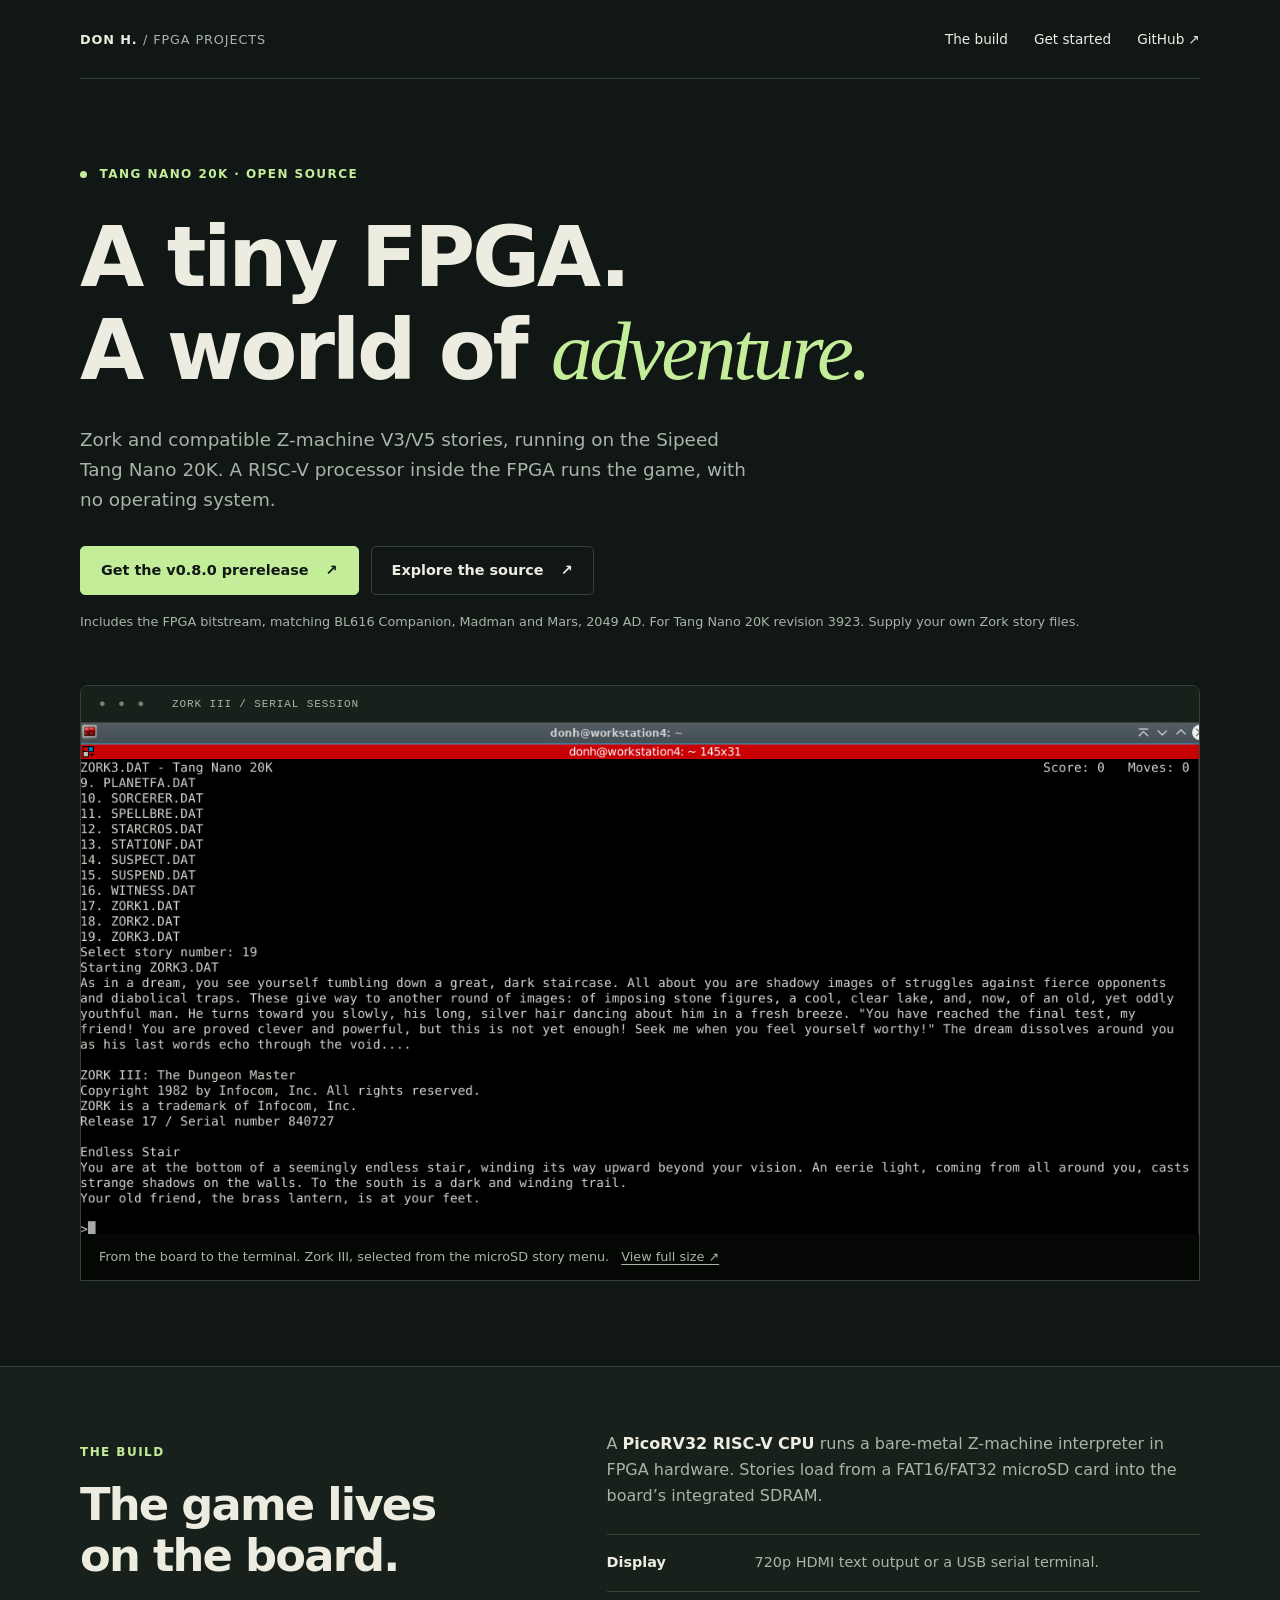
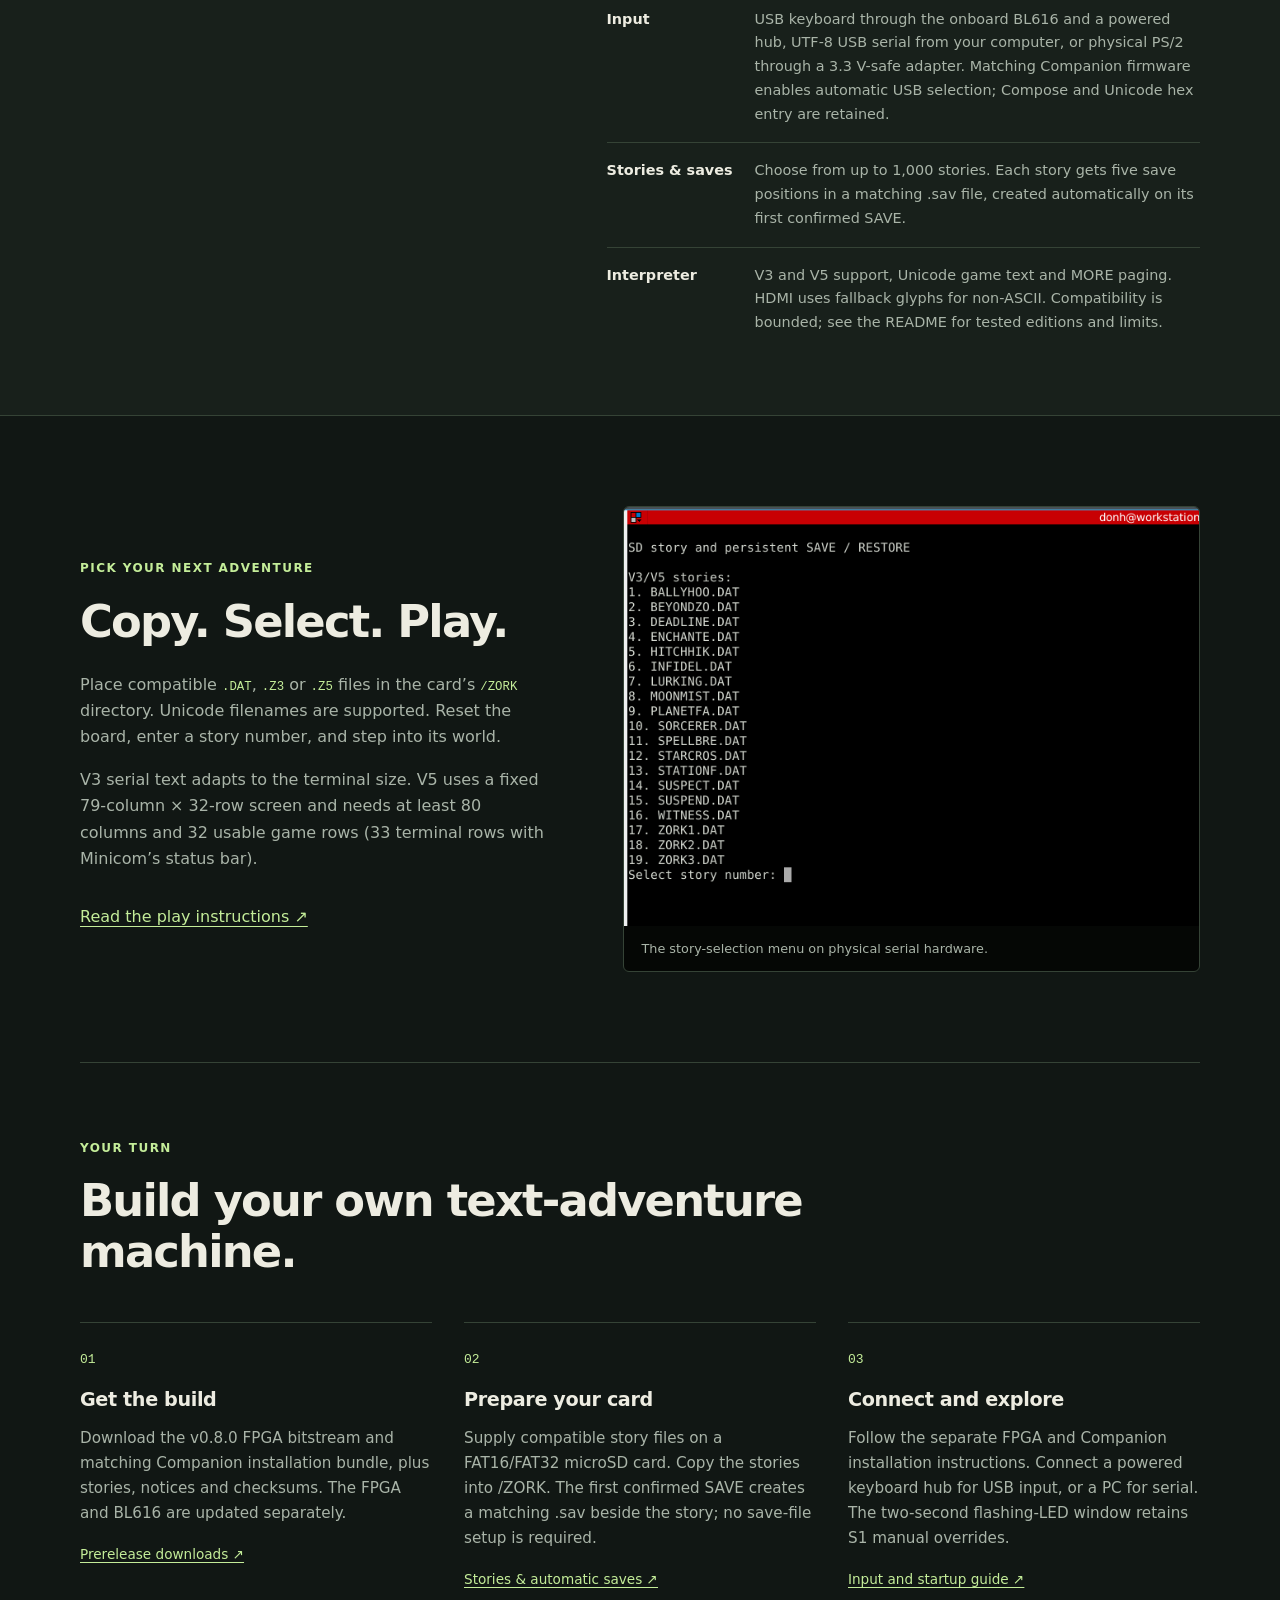
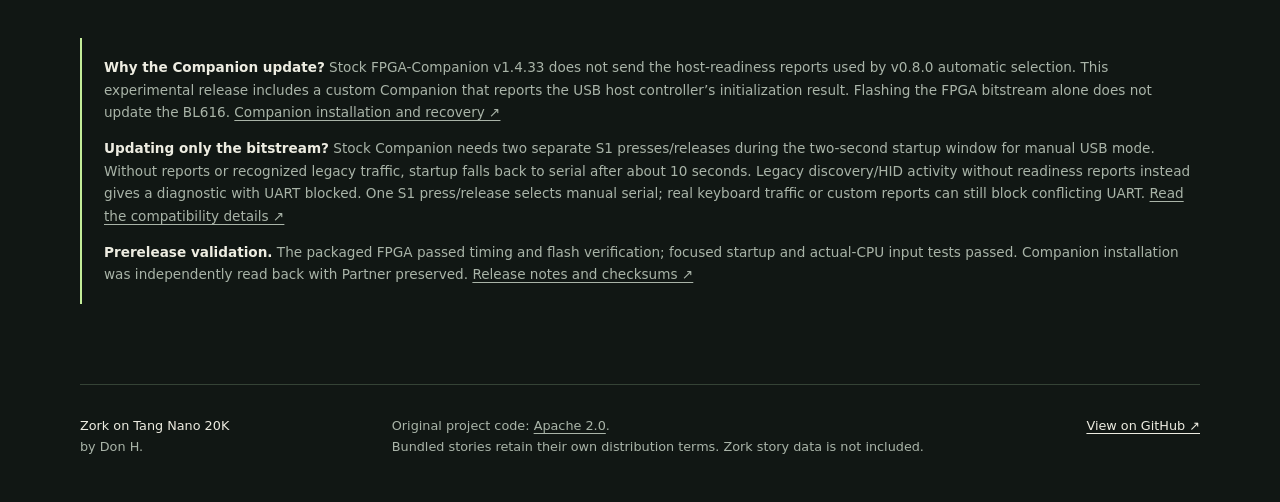
<file: index.html>
<!doctype html>
<html lang="en">
<head>
  <meta charset="utf-8">
  <meta name="viewport" content="width=device-width, initial-scale=1">
  <title>Zork on Tang Nano 20K | RISC-V FPGA Z-machine</title>
  <meta name="description" content="Play Zork and compatible Z-machine V3/V5 adventures on a Tang Nano 20K FPGA with a PicoRV32 RISC-V CPU, microSD storage, HDMI and USB serial output.">
  <link rel="canonical" href="https://dandydonh.github.io/tang-nano-20k-zork/">
  <meta property="og:type" content="website">
  <meta property="og:title" content="Zork on Tang Nano 20K | RISC-V FPGA Z-machine">
  <meta property="og:description" content="Play Zork and compatible Z-machine V3/V5 adventures on a Tang Nano 20K FPGA with a PicoRV32 RISC-V CPU, microSD storage, HDMI and USB serial output.">
  <meta property="og:url" content="https://dandydonh.github.io/tang-nano-20k-zork/">
  <meta property="og:image" content="https://dandydonh.github.io/tang-nano-20k-zork/assets/zork-iii.png">
  <meta property="og:image:alt" content="Zork III running on the Tang Nano 20K through a serial terminal">
  <meta name="twitter:card" content="summary_large_image">
  <meta name="twitter:title" content="Zork on Tang Nano 20K | RISC-V FPGA Z-machine">
  <meta name="twitter:description" content="Play Zork and compatible Z-machine V3/V5 adventures on a Tang Nano 20K FPGA with a PicoRV32 RISC-V CPU, microSD storage, HDMI and USB serial output.">
  <meta name="theme-color" content="#111714">
  <link rel="stylesheet" href="style.css">
</head>
<body>
  <a class="skip" href="#main">Skip to content</a>
  <header class="wrap masthead">
    <a class="wordmark" href="./">DON H. <span>/ FPGA PROJECTS</span></a>
    <nav aria-label="Main navigation">
      <a href="#how-it-works">The build</a>
      <a href="#start">Get started</a>
      <a href="https://github.com/dandydonh/tang-nano-20k-zork">GitHub ↗</a>
    </nav>
  </header>
  <main id="main">
    <section class="wrap hero">
      <p class="eyebrow"><span class="dot" aria-hidden="true"></span> TANG NANO 20K · OPEN SOURCE</p>
      <h1>A tiny FPGA.<br>A world of <em>adventure.</em></h1>
      <p class="intro">Zork and compatible Z-machine V3/V5 stories, running on the Sipeed Tang Nano 20K. A RISC-V processor inside the FPGA runs the game, with no operating system.</p>
      <div class="actions">
        <a class="button primary" href="https://github.com/dandydonh/tang-nano-20k-zork/releases/tag/v0.8.0">Get the v0.8.0 prerelease <span aria-hidden="true">↗</span></a>
        <a class="button" href="https://github.com/dandydonh/tang-nano-20k-zork">Explore the source <span aria-hidden="true">↗</span></a>
      </div>
      <p class="small">Includes the FPGA bitstream, matching BL616 Companion, Madman and Mars, 2049 AD. For Tang Nano 20K revision 3923. Supply your own Zork story files.</p>
      <figure class="terminal">
        <div class="terminal-bar"><span aria-hidden="true">● ● ●</span> ZORK III / SERIAL SESSION</div>
        <a href="assets/zork-iii.png"><img src="assets/zork-iii.png" width="1306" height="598" alt="Physical serial session: selecting Zork III starts the game at Endless Stair, with score and moves above the transcript."></a>
        <figcaption>From the board to the terminal. Zork III, selected from the microSD story menu. <a href="assets/zork-iii.png">View full size ↗</a></figcaption>
      </figure>
    </section>
    <section id="how-it-works" class="band">
      <div class="wrap architecture">
        <div><p class="eyebrow">THE BUILD</p><h2>The game lives<br>on the board.</h2></div>
        <div class="details">
          <p>A <strong>PicoRV32 RISC-V CPU</strong> runs a bare-metal Z-machine interpreter in FPGA hardware. Stories load from a FAT16/FAT32 microSD card into the board’s integrated SDRAM.</p>
          <dl>
            <div><dt>Display</dt><dd>720p HDMI text output or a USB serial terminal.</dd></div>
            <div><dt>Input</dt><dd>USB keyboard through the onboard BL616 and a powered hub, UTF-8 USB serial from your computer, or physical PS/2 through a 3.3 V-safe adapter. Matching Companion firmware enables automatic USB selection; Compose and Unicode hex entry are retained.</dd></div>
            <div><dt>Stories &amp; saves</dt><dd>Choose from up to 1,000 stories. Each story gets five save positions in a matching .sav file, created automatically on its first confirmed SAVE.</dd></div>
            <div><dt>Interpreter</dt><dd>V3 and V5 support, Unicode game text and MORE paging. HDMI uses fallback glyphs for non-ASCII. Compatibility is bounded; see the README for tested editions and limits.</dd></div>
          </dl>
        </div>
      </div>
    </section>
    <section class="wrap selection">
      <div>
        <p class="eyebrow">PICK YOUR NEXT ADVENTURE</p>
        <h2>Copy. Select. Play.</h2>
        <p>Place compatible <code>.DAT</code>, <code>.Z3</code> or <code>.Z5</code> files in the card’s <code>/ZORK</code> directory. Unicode filenames are supported. Reset the board, enter a story number, and step into its world.</p>
        <p>V3 serial text adapts to the terminal size. V5 uses a fixed 79-column × 32-row screen and needs at least 80 columns and 32 usable game rows (33 terminal rows with Minicom’s status bar).</p>
        <a class="text-link" href="https://github.com/dandydonh/tang-nano-20k-zork#play">Read the play instructions ↗</a>
      </div>
      <figure class="menu-shot">
        <a href="assets/story-selection.png"><img src="assets/story-selection.png" width="697" height="507" loading="lazy" alt="Tang Nano 20K startup menu listing nineteen V3/V5 story files and asking for a story number."></a>
        <figcaption>The story-selection menu on physical serial hardware.</figcaption>
      </figure>
    </section>
    <section id="start" class="wrap getting-started">
      <p class="eyebrow">YOUR TURN</p>
      <h2>Build your own text-adventure machine.</h2>
      <ol class="steps">
        <li><h3>Get the build</h3><p>Download the v0.8.0 FPGA bitstream and matching Companion installation bundle, plus stories, notices and checksums. The FPGA and BL616 are updated separately.</p><a href="https://github.com/dandydonh/tang-nano-20k-zork/releases/tag/v0.8.0">Prerelease downloads ↗</a></li>
        <li><h3>Prepare your card</h3><p>Supply compatible story files on a FAT16/FAT32 microSD card. Copy the stories into /ZORK. The first confirmed SAVE creates a matching .sav beside the story; no save-file setup is required.</p><a href="https://github.com/dandydonh/tang-nano-20k-zork#automatic-per-story-saves">Stories &amp; automatic saves ↗</a></li>
        <li><h3>Connect and explore</h3><p>Follow the separate FPGA and Companion installation instructions. Connect a powered keyboard hub for USB input, or a PC for serial. The two-second flashing-LED window retains S1 manual overrides.</p><a href="https://github.com/dandydonh/tang-nano-20k-zork#automatic-usb-keyboard--onboard-serial-3923-experimental">Input and startup guide ↗</a></li>
      </ol>
      <aside class="status">
        <p><strong>Why the Companion update?</strong> Stock FPGA-Companion v1.4.33 does not send the host-readiness reports used by v0.8.0 automatic selection. This experimental release includes a custom Companion that reports the USB host controller’s initialization result. Flashing the FPGA bitstream alone does not update the BL616. <a href="https://github.com/dandydonh/tang-nano-20k-zork/blob/main/docs/BL616_CUSTOM_COMPANION_INSTALL.md">Companion installation and recovery ↗</a></p>
        <p><strong>Updating only the bitstream?</strong> Stock Companion needs two separate S1 presses/releases during the two-second startup window for manual USB mode. Without reports or recognized legacy traffic, startup falls back to serial after about 10 seconds. Legacy discovery/HID activity without readiness reports instead gives a diagnostic with UART blocked. One S1 press/release selects manual serial; real keyboard traffic or custom reports can still block conflicting UART. <a href="https://github.com/dandydonh/tang-nano-20k-zork#if-only-the-bitstream-is-updated">Read the compatibility details ↗</a></p>
        <p><strong>Prerelease validation.</strong> The packaged FPGA passed timing and flash verification; focused startup and actual-CPU input tests passed. Companion installation was independently read back with Partner preserved. <a href="https://github.com/dandydonh/tang-nano-20k-zork/releases/tag/v0.8.0">Release notes and checksums ↗</a></p>
      </aside>
    </section>
  </main>
  <footer class="wrap footer">
    <p>Zork on Tang Nano 20K <span>by Don H.</span></p>
    <p>Original project code: <a href="https://github.com/dandydonh/tang-nano-20k-zork/blob/main/LICENSE">Apache 2.0</a>.<br>Bundled stories retain their own distribution terms. Zork story data is not included.</p>
    <a href="https://github.com/dandydonh/tang-nano-20k-zork">View on GitHub ↗</a>
  </footer>
</body>
</html>
</file>
<file: style.css>
:root { color-scheme: dark; --bg:#111714; --panel:#18201b; --text:#edece1; --muted:#a9b4a8; --accent:#c4ed99; --line:#354336; }
* { box-sizing:border-box; }
html { scroll-behavior:smooth; scroll-padding-top:2rem; }
body { margin:0; background:var(--bg); color:var(--text); font-family:system-ui,-apple-system,BlinkMacSystemFont,"Segoe UI",sans-serif; line-height:1.65; }
a { color:inherit; text-underline-offset:.25em; }
a:hover { color:var(--accent); }
a:focus-visible { outline:3px solid var(--accent); outline-offset:5px; }
.wrap { width:min(1120px,calc(100% - 48px)); margin-inline:auto; }
.skip { position:absolute; left:1rem; top:-5rem; padding:1rem; background:var(--panel); z-index:2; }
.skip:focus { top:1rem; }
.masthead { display:flex; align-items:center; justify-content:space-between; gap:24px; padding-block:28px; border-bottom:1px solid var(--line); }
.wordmark { text-decoration:none; font-size:.8rem; font-weight:750; letter-spacing:.07em; }
.wordmark span { color:var(--muted); font-weight:450; }
nav { display:flex; gap:26px; font-size:.85rem; }
nav a { text-decoration:none; }
.hero { padding-top:74px; }
.eyebrow { color:var(--accent); letter-spacing:.12em; font-size:.75rem; font-weight:650; }
.dot { display:inline-block; width:7px; height:7px; border-radius:50%; background:var(--accent); margin-right:7px; }
h1,h2,h3 { line-height:1.12; letter-spacing:-.04em; }
h1 { font-size:clamp(2.8rem,6.5vw,5.4rem); max-width:1000px; font-weight:600; margin:26px 0; }
h1 em { color:var(--accent); font-family:Georgia,serif; font-weight:400; }
.intro { max-width:680px; font-size:1.15rem; color:var(--muted); }
.actions { display:flex; flex-wrap:wrap; gap:12px; margin-top:30px; }
.button { padding:12px 20px; border:1px solid var(--line); border-radius:5px; text-decoration:none; font-size:.9rem; font-weight:600; }
.button span { margin-left:12px; }
.button.primary { background:var(--accent); color:var(--bg); border-color:var(--accent); }
.button:hover { border-color:var(--accent); }
.button.primary:hover { background:#d6f7b5; }
.small,figcaption { font-size:.8rem; color:var(--muted); }
.small { margin-top:16px; }
figure { margin:0; }
.terminal { margin-top:52px; border:1px solid var(--line); border-radius:8px 8px 0 0; background:#050705; overflow:hidden; }
.terminal-bar { display:flex; gap:25px; align-items:center; background:var(--panel); padding:12px 18px; color:var(--muted); font:11px ui-monospace,monospace; letter-spacing:.08em; border-bottom:1px solid var(--line); }
.terminal-bar span { color:#71836a; letter-spacing:3px; }
img { display:block; max-width:100%; height:auto; }
.terminal img { width:100%; }
figcaption { padding:12px 18px; }
figcaption a { margin-left:8px; }
.band { margin-top:85px; background:var(--panel); border-block:1px solid var(--line); }
.architecture { display:grid; grid-template-columns:1fr 1.3fr; gap:70px; padding-block:64px; }
h2 { font-size:clamp(2rem,3.5vw,3rem); font-weight:550; margin:18px 0 25px; }
.details > p { margin-top:0; color:var(--muted); }
strong { color:var(--text); }
dl { margin:24px 0 0; }
dl div { border-top:1px solid var(--line); padding:16px 0; display:grid; grid-template-columns:130px 1fr; gap:18px; font-size:.9rem; }
dt { font-weight:650; }
dd { margin:0; color:var(--muted); }
.selection { display:grid; grid-template-columns:.9fr 1.1fr; align-items:center; gap:70px; padding-block:90px; }
.selection p:not(.eyebrow) { color:var(--muted); }
code { color:var(--accent); font-size:.95em; }
.text-link { display:inline-block; margin-top:16px; color:var(--accent); }
.menu-shot { border:1px solid var(--line); border-radius:6px; overflow:hidden; background:#050705; }
.menu-shot img { width:100%; }
.getting-started { border-top:1px solid var(--line); padding-block:64px 80px; }
.getting-started h2 { max-width:750px; }
.steps { display:grid; grid-template-columns:repeat(3,1fr); gap:32px; counter-reset:step; list-style:none; padding:0; margin:45px 0; }
.steps li { border-top:1px solid var(--line); padding-top:22px; counter-increment:step; }
.steps li::before { content:"0" counter(step); color:var(--accent); font:13px ui-monospace,monospace; }
h3 { font-size:1.2rem; letter-spacing:-.02em; margin:18px 0 12px; }
.steps p { font-size:.95rem; color:var(--muted); }
.steps a { font-size:.85rem; color:var(--accent); }
.status { border-left:2px solid var(--accent); padding:5px 0 5px 22px; color:var(--muted); font-size:.85rem; }
.footer { display:flex; justify-content:space-between; gap:30px; align-items:start; border-top:1px solid var(--line); padding-block:30px 44px; font-size:.8rem; }
.footer p { margin:0; }
.footer p:nth-child(2),.footer span { color:var(--muted); }
.footer span { display:block; }
@media(max-width:760px) { .masthead { align-items:start; } .wordmark span { display:block; } nav { gap:16px; font-size:.75rem; } .hero { padding-top:45px; } .architecture,.selection { grid-template-columns:1fr; gap:30px; } .architecture { padding-block:40px; } .selection { padding-block:55px; } .band { margin-top:55px; } .steps { grid-template-columns:1fr; gap:28px; } .footer { flex-direction:column; gap:18px; } .getting-started { padding-block:45px; } }
@media(max-width:400px) { .wrap { width:calc(100% - 32px); } nav { gap:10px; } .wordmark { font-size:.7rem; } dl div { grid-template-columns:1fr; gap:4px; } .button { width:100%; text-align:center; } }
@media(prefers-reduced-motion:reduce) { html { scroll-behavior:auto; } }
</file>
